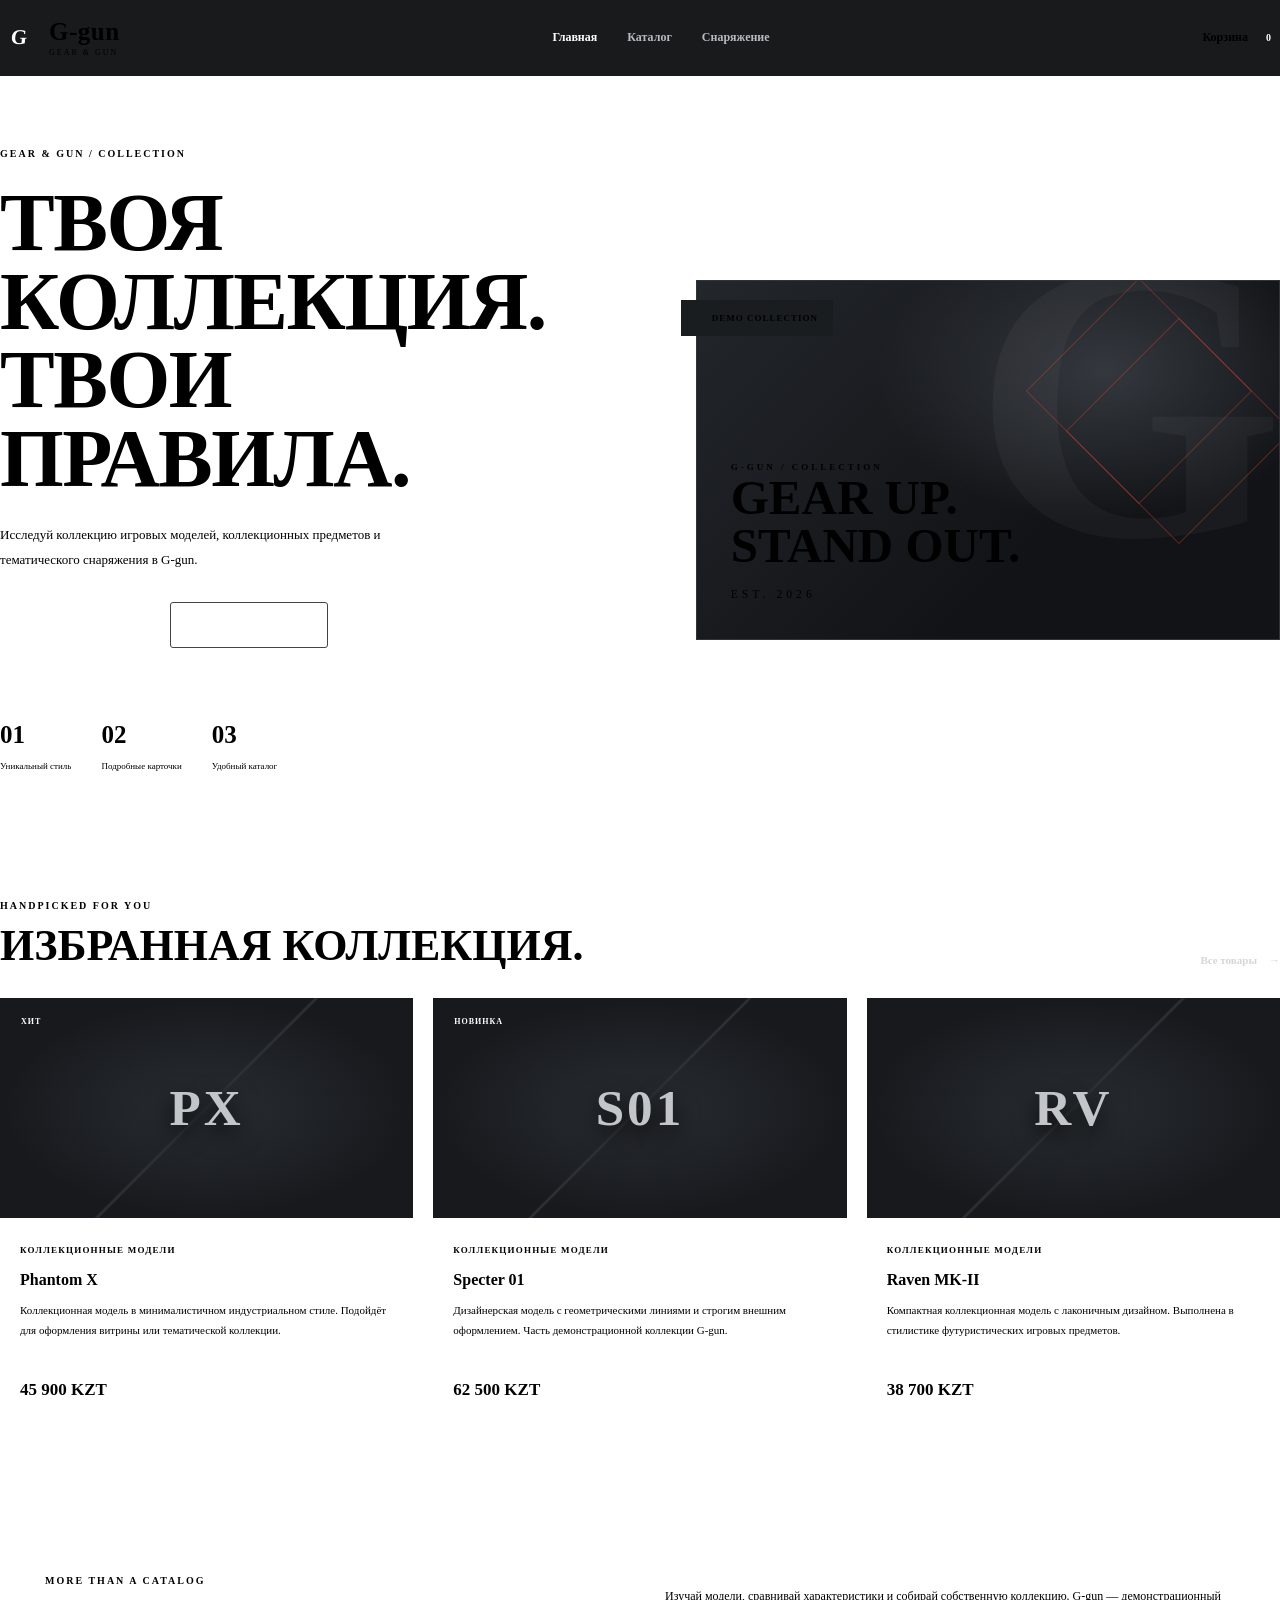
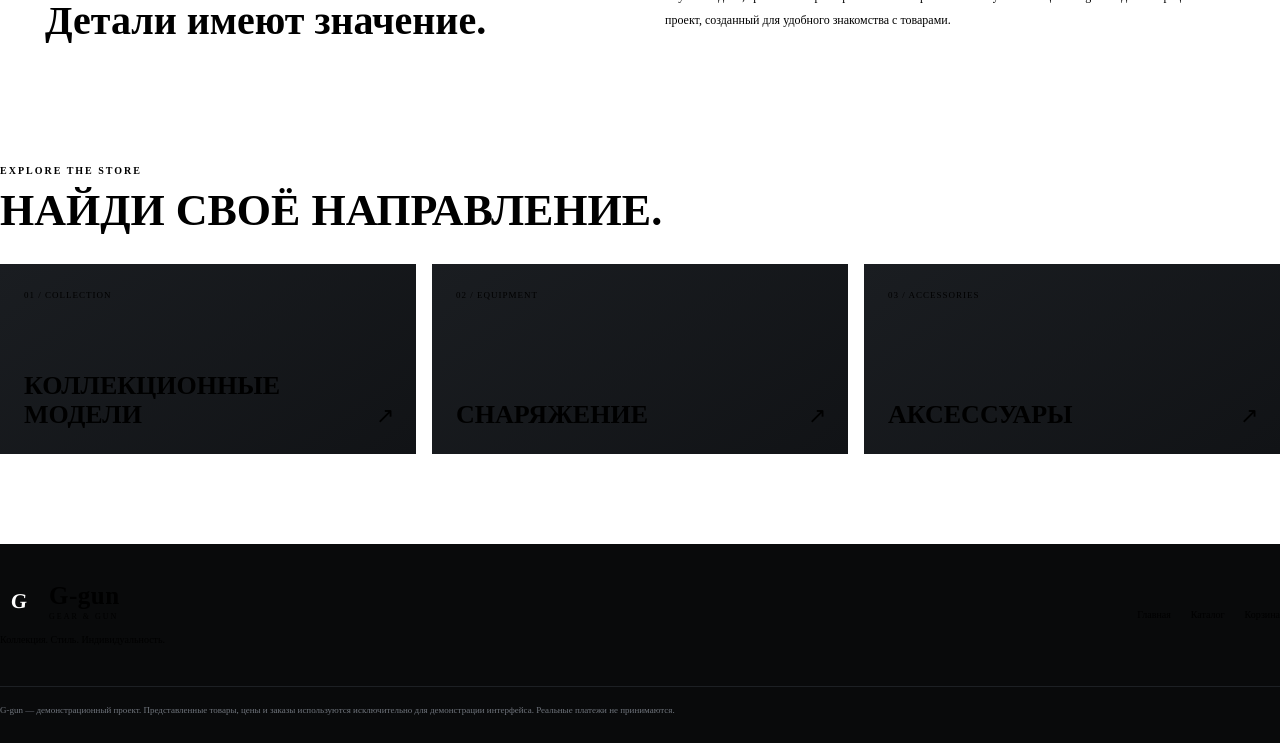
<file: index.html>
<!DOCTYPE html>
<html lang="ru">
<head>
    <meta charset="UTF-8">
    <meta name="viewport" content="width=device-width, initial-scale=1.0">

    <title>G-gun — Gear & Gun</title>
    <meta name="description"
          content="G-gun — демонстрационный каталог коллекционных моделей и игрового снаряжения.">

    <link rel="stylesheet" href="css/style.css">

    <script src="js/app.js" defer></script>
</head>
<body data-page="home">

    <header id="site-header"></header>

    <main>
        <section class="hero">
            <div class="hero-content">
                <span class="eyebrow">GEAR & GUN / COLLECTION</span>

                <h1>
                    ТВОЯ КОЛЛЕКЦИЯ.<br>
                    <span>ТВОИ ПРАВИЛА.</span>
                </h1>

                <p>
                    Исследуй коллекцию игровых моделей, коллекционных
                    предметов и тематического снаряжения в G-gun.
                </p>

                <div class="hero-actions">
                    <a href="catalog.html" class="btn btn-primary">
                        Открыть каталог <span>↗</span>
                    </a>

                    <a href="#featured" class="btn btn-outline">
                        Избранная коллекция
                    </a>
                </div>

                <div class="hero-stats">
                    <div>
                        <strong>01</strong>
                        <span>Уникальный стиль</span>
                    </div>

                    <div>
                        <strong>02</strong>
                        <span>Подробные карточки</span>
                    </div>

                    <div>
                        <strong>03</strong>
                        <span>Удобный каталог</span>
                    </div>
                </div>
            </div>

            <div class="hero-visual">
                <div class="hero-image-placeholder">
                    <div class="hero-image-text">
                        <span>G-GUN / COLLECTION</span>
                        <strong>GEAR UP.</strong>
                        <strong>STAND OUT.</strong>
                        <small>EST. 2026</small>
                    </div>

                    <div class="hero-decoration hero-decoration-one"></div>
                    <div class="hero-decoration hero-decoration-two"></div>
                </div>

                <div class="floating-label">
                    <span class="status-dot"></span>
                    DEMO COLLECTION
                </div>
            </div>
        </section>

        <section class="section" id="featured">
            <div class="section-heading">
                <div>
                    <span class="eyebrow">HANDPICKED FOR YOU</span>
                    <h2>Избранная коллекция<span class="accent">.</span></h2>
                </div>

                <a href="catalog.html" class="text-link">
                    Все товары <span>→</span>
                </a>
            </div>

            <div class="product-grid" id="featured-products">
                <p class="muted">Загружаем коллекцию...</p>
            </div>
        </section>

        <section class="manifesto">
            <div>
                <span class="eyebrow">MORE THAN A CATALOG</span>
                <h2>Детали имеют значение.</h2>
            </div>

            <p>
                Изучай модели, сравнивай характеристики и собирай собственную
                коллекцию. G-gun — демонстрационный проект, созданный
                для удобного знакомства с товарами.
            </p>
        </section>

        <section class="section categories-section">
            <div class="section-heading">
                <div>
                    <span class="eyebrow">EXPLORE THE STORE</span>
                    <h2>Найди своё направление<span class="accent">.</span></h2>
                </div>
            </div>

            <div class="category-grid">
                <a href="catalog.html?category=models" class="category-card">
                    <span class="category-number">01 / COLLECTION</span>
                    <h3>Коллекционные модели</h3>
                    <span class="category-arrow">↗</span>
                </a>

                <a href="catalog.html?category=gear" class="category-card">
                    <span class="category-number">02 / EQUIPMENT</span>
                    <h3>Снаряжение</h3>
                    <span class="category-arrow">↗</span>
                </a>

                <a href="catalog.html?category=accessories" class="category-card">
                    <span class="category-number">03 / ACCESSORIES</span>
                    <h3>Аксессуары</h3>
                    <span class="category-arrow">↗</span>
                </a>
            </div>
        </section>
    </main>

    <footer id="site-footer"></footer>

</body>
</html>
</file>
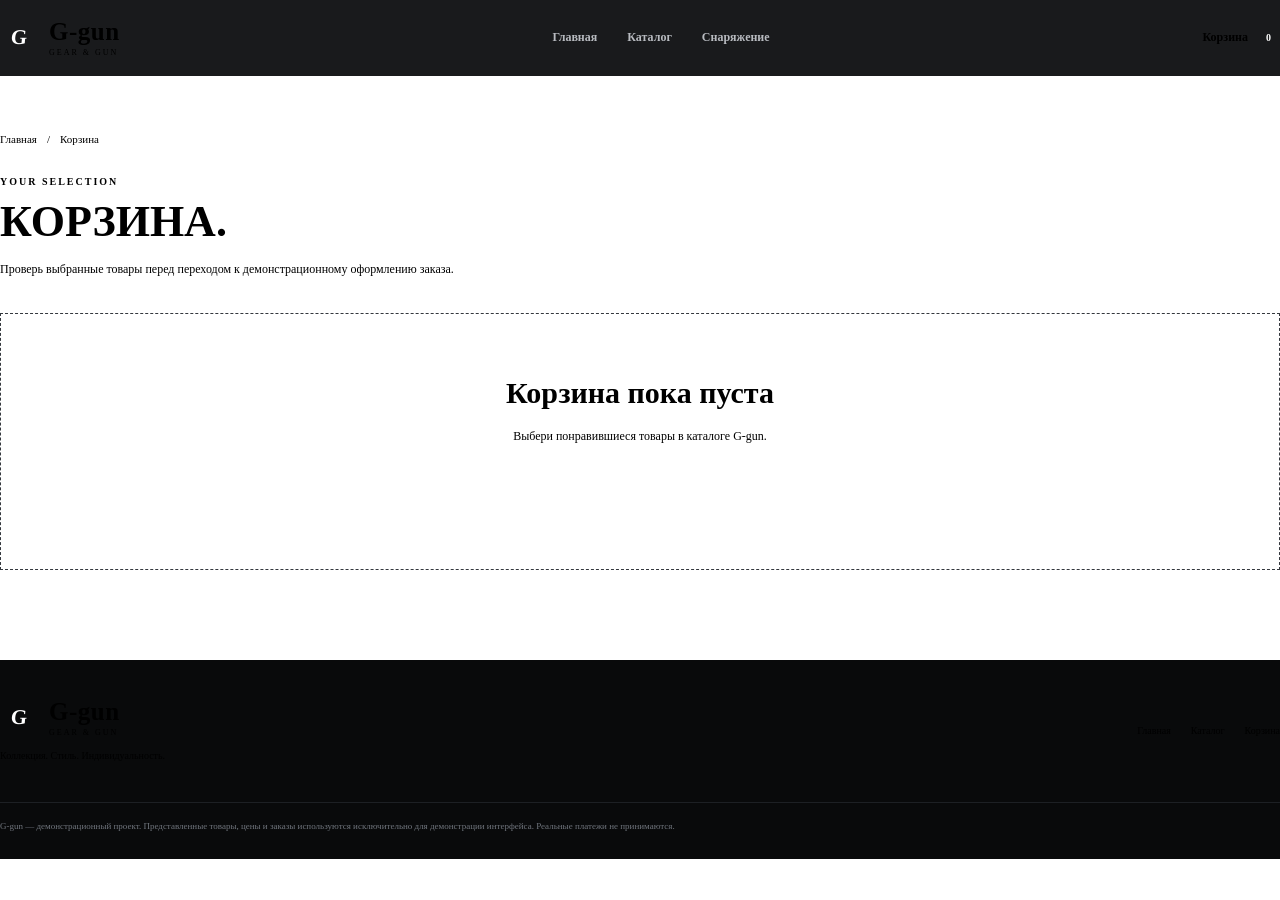
<file: cart.html>
<!DOCTYPE html>
<html lang="ru">
<head>
    <meta charset="UTF-8">
    <meta name="viewport" content="width=device-width, initial-scale=1.0">

    <title>Корзина — G-gun</title>
    <meta name="description" content="Демонстрационная корзина G-gun.">

    <link rel="stylesheet" href="css/style.css">

    <script src="js/app.js" defer></script>
    <script src="js/cart.js" defer></script>
</head>
<body data-page="cart">

    <header id="site-header"></header>

    <main class="page-container">

        <div class="breadcrumbs">
            <a href="index.html">Главная</a>
            <span>/</span>
            <span>Корзина</span>
        </div>

        <section class="page-intro">
            <span class="eyebrow">YOUR SELECTION</span>

            <h1 class="page-title">
                Корзина<span class="accent">.</span>
            </h1>

            <p>
                Проверь выбранные товары перед переходом к демонстрационному
                оформлению заказа.
            </p>
        </section>

        <div id="cart-content">
            <p class="muted">Загружаем корзину...</p>
        </div>

    </main>

    <footer id="site-footer"></footer>

</body>
</html>
</file>
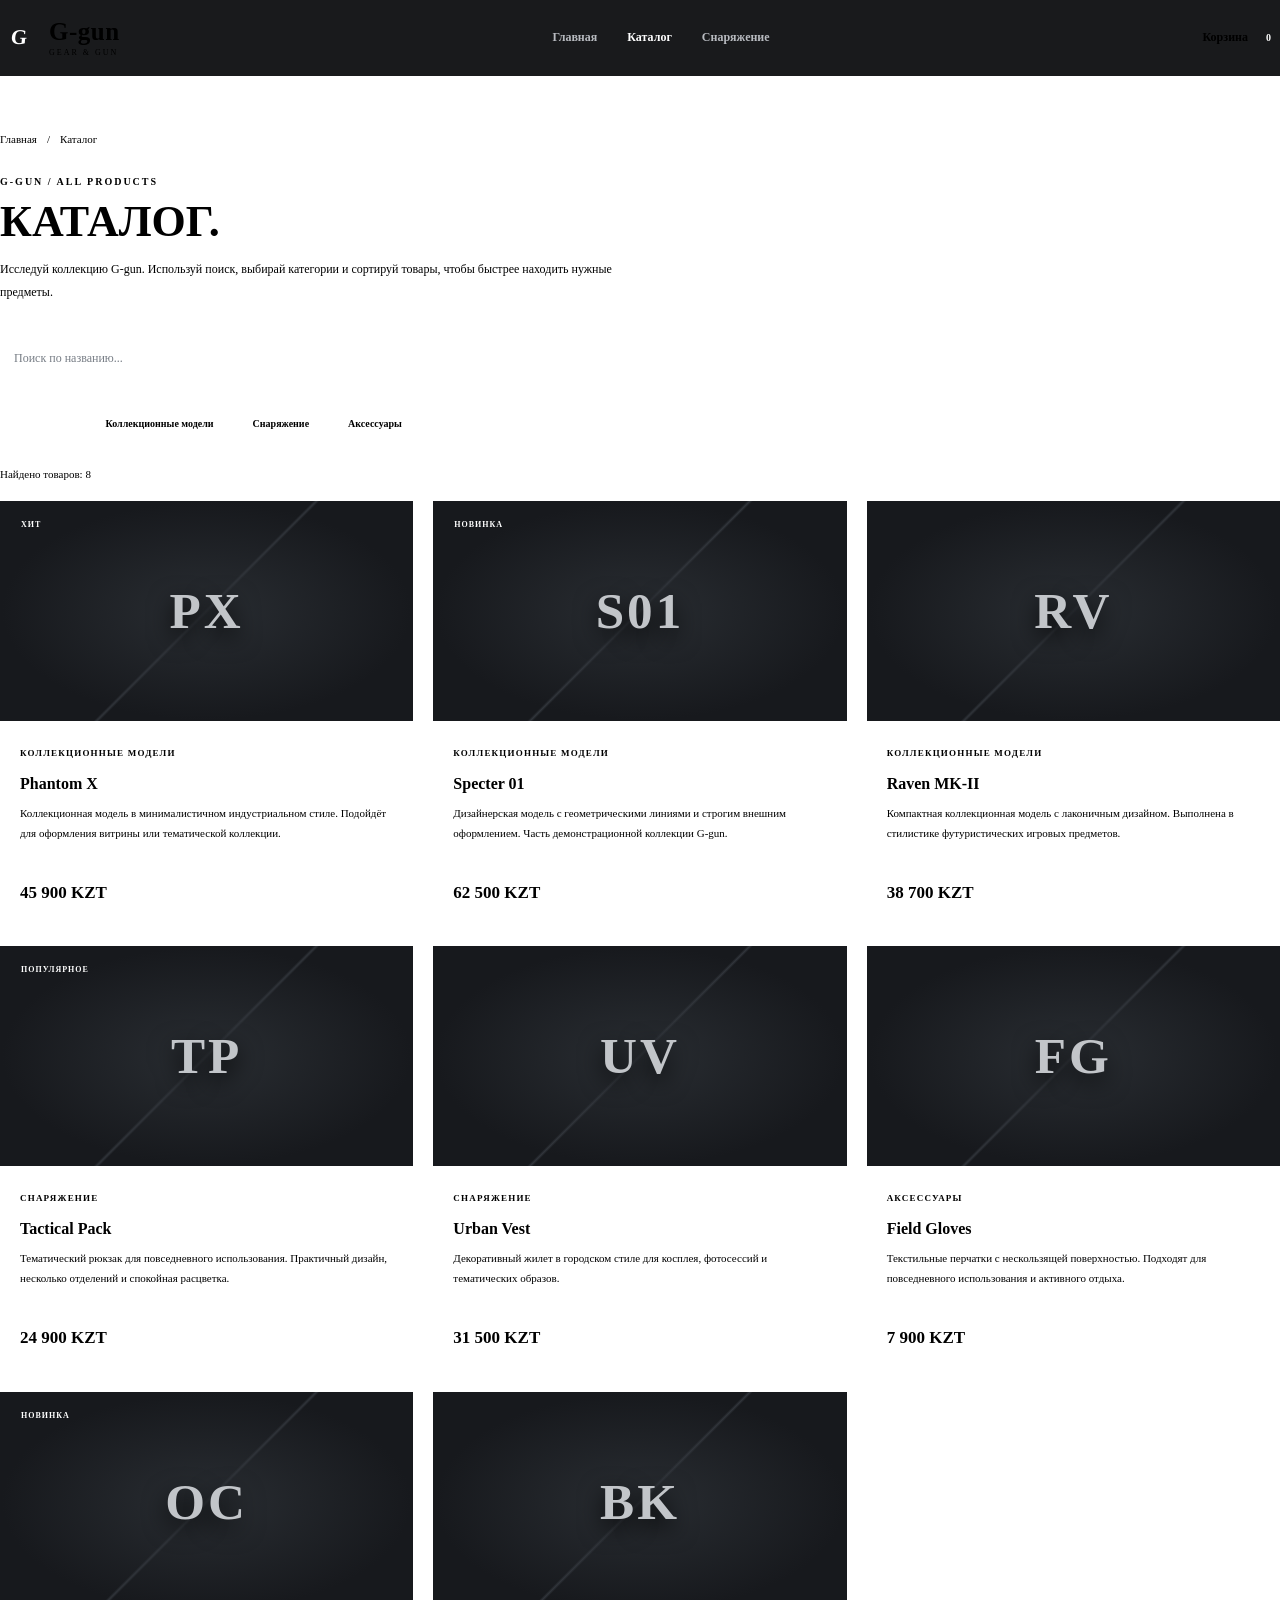
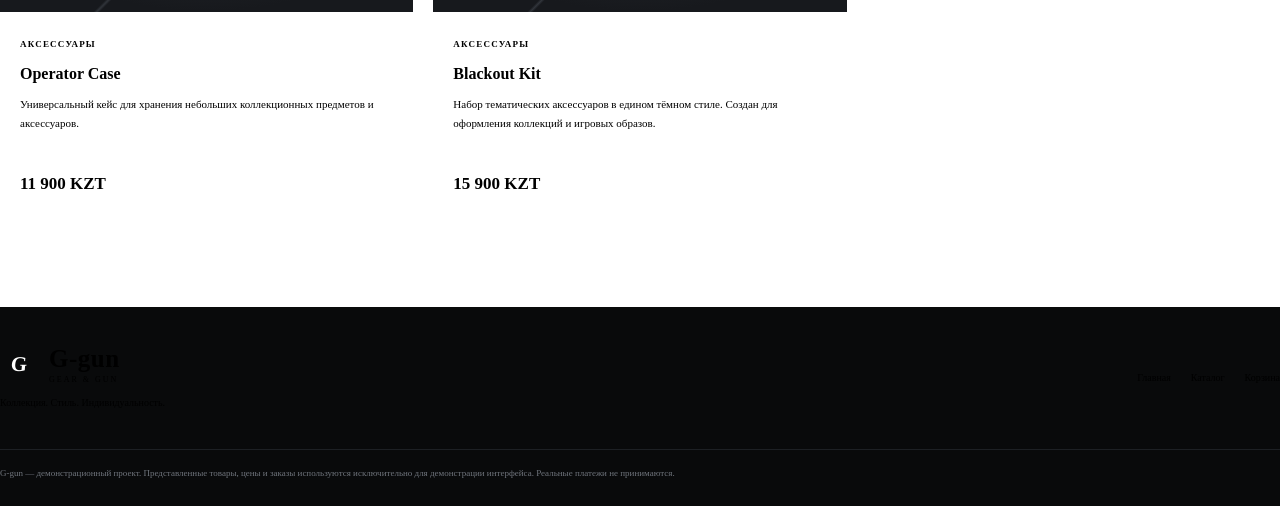
<file: catalog.html>
<!DOCTYPE html>
<html lang="ru">
<head>
    <meta charset="UTF-8">
    <meta name="viewport" content="width=device-width, initial-scale=1.0">

    <title>Каталог — G-gun</title>
    <meta name="description" content="Каталог демонстрационных коллекционных моделей и снаряжения G-gun.">

    <link rel="stylesheet" href="css/style.css">

    <script src="js/app.js" defer></script>
    <script src="js/catalog.js" defer></script>
</head>
<body data-page="catalog">

    <header id="site-header"></header>

    <main class="page-container">
        <div class="breadcrumbs">
            <a href="index.html">Главная</a>
            <span>/</span>
            <span>Каталог</span>
        </div>

        <section class="page-intro">
            <span class="eyebrow">G-GUN / ALL PRODUCTS</span>

            <h1 class="page-title">
                Каталог<span class="accent">.</span>
            </h1>

            <p>
                Исследуй коллекцию G-gun. Используй поиск, выбирай категории
                и сортируй товары, чтобы быстрее находить нужные предметы.
            </p>
        </section>

        <section aria-label="Поиск и фильтрация">
            <div class="catalog-toolbar">
                <input
                    class="input"
                    id="catalog-search"
                    type="search"
                    placeholder="Поиск по названию..."
                    aria-label="Поиск по названию товара"
                >

                <select
                    class="select"
                    id="catalog-sort"
                    aria-label="Сортировка товаров"
                >
                    <option value="default">По умолчанию</option>
                    <option value="price-asc">Сначала дешевле</option>
                    <option value="price-desc">Сначала дороже</option>
                    <option value="name">По названию</option>
                </select>
            </div>

            <div class="filter-list" id="category-filters">
                <button class="filter-button active" data-category="all">
                    Все товары
                </button>

                <button class="filter-button" data-category="models">
                    Коллекционные модели
                </button>

                <button class="filter-button" data-category="gear">
                    Снаряжение
                </button>

                <button class="filter-button" data-category="accessories">
                    Аксессуары
                </button>
            </div>

            <p class="catalog-result-count" id="catalog-result-count"></p>

            <div class="product-grid" id="catalog-products"></div>
        </section>
    </main>

    <footer id="site-footer"></footer>

</body>
</html>
</file>
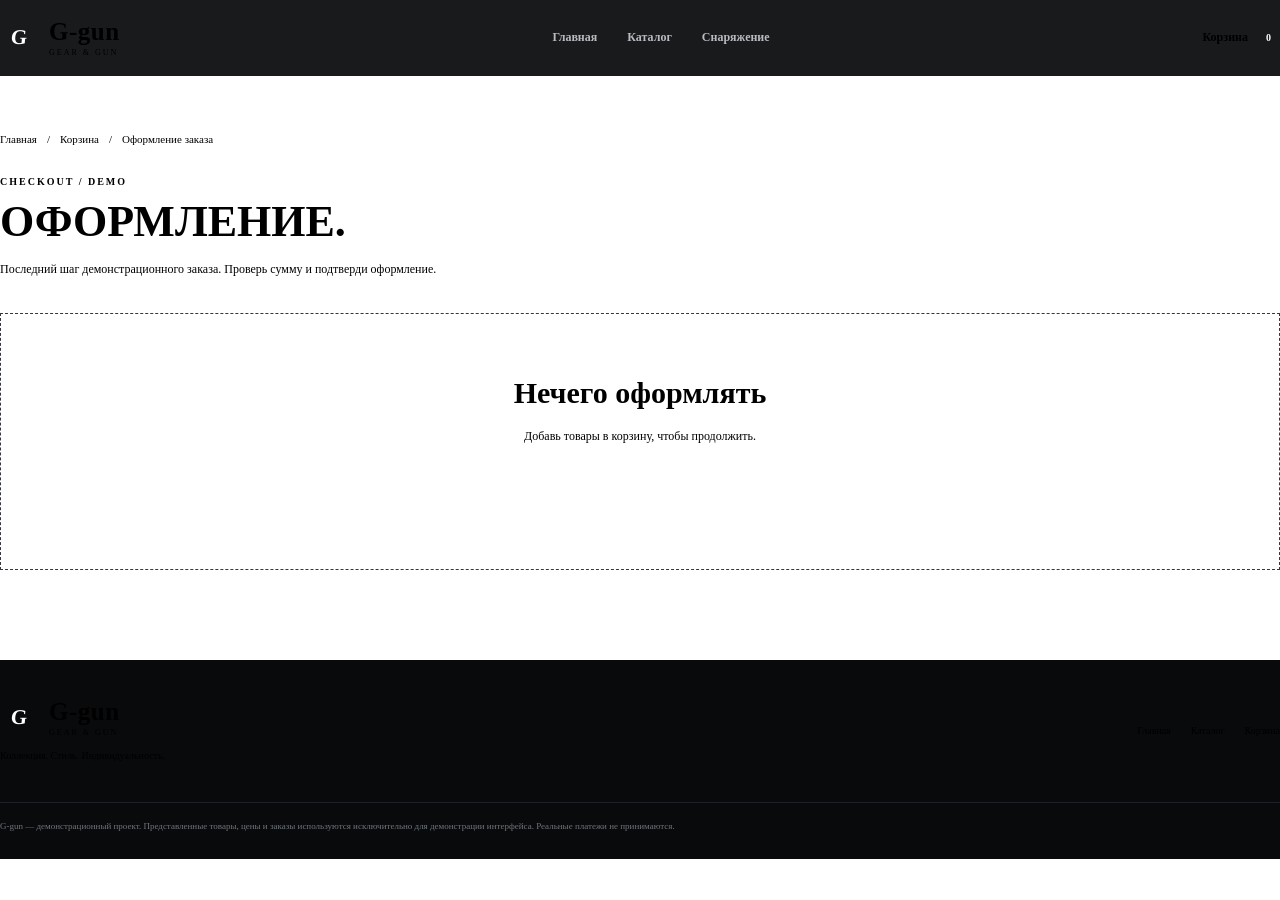
<file: checkout.html>
<!DOCTYPE html>
<html lang="ru">
<head>
    <meta charset="UTF-8">
    <meta name="viewport" content="width=device-width, initial-scale=1.0">

    <title>Оформление заказа — G-gun</title>
    <meta name="description" content="Демонстрационное оформление заказа G-gun.">

    <link rel="stylesheet" href="css/style.css">

    <script src="js/app.js" defer></script>
    <script src="js/cart.js" defer></script>
</head>
<body data-page="checkout">

    <header id="site-header"></header>

    <main class="page-container">

        <div class="breadcrumbs">
            <a href="index.html">Главная</a>
            <span>/</span>
            <a href="cart.html">Корзина</a>
            <span>/</span>
            <span>Оформление заказа</span>
        </div>

        <section class="page-intro">
            <span class="eyebrow">CHECKOUT / DEMO</span>

            <h1 class="page-title">
                Оформление<span class="accent">.</span>
            </h1>

            <p>
                Последний шаг демонстрационного заказа. Проверь сумму
                и подтверди оформление.
            </p>
        </section>

        <div id="checkout-content">
            <p class="muted">Подготавливаем оформление заказа...</p>
        </div>

    </main>

    <footer id="site-footer"></footer>

</body>
</html>
</file>
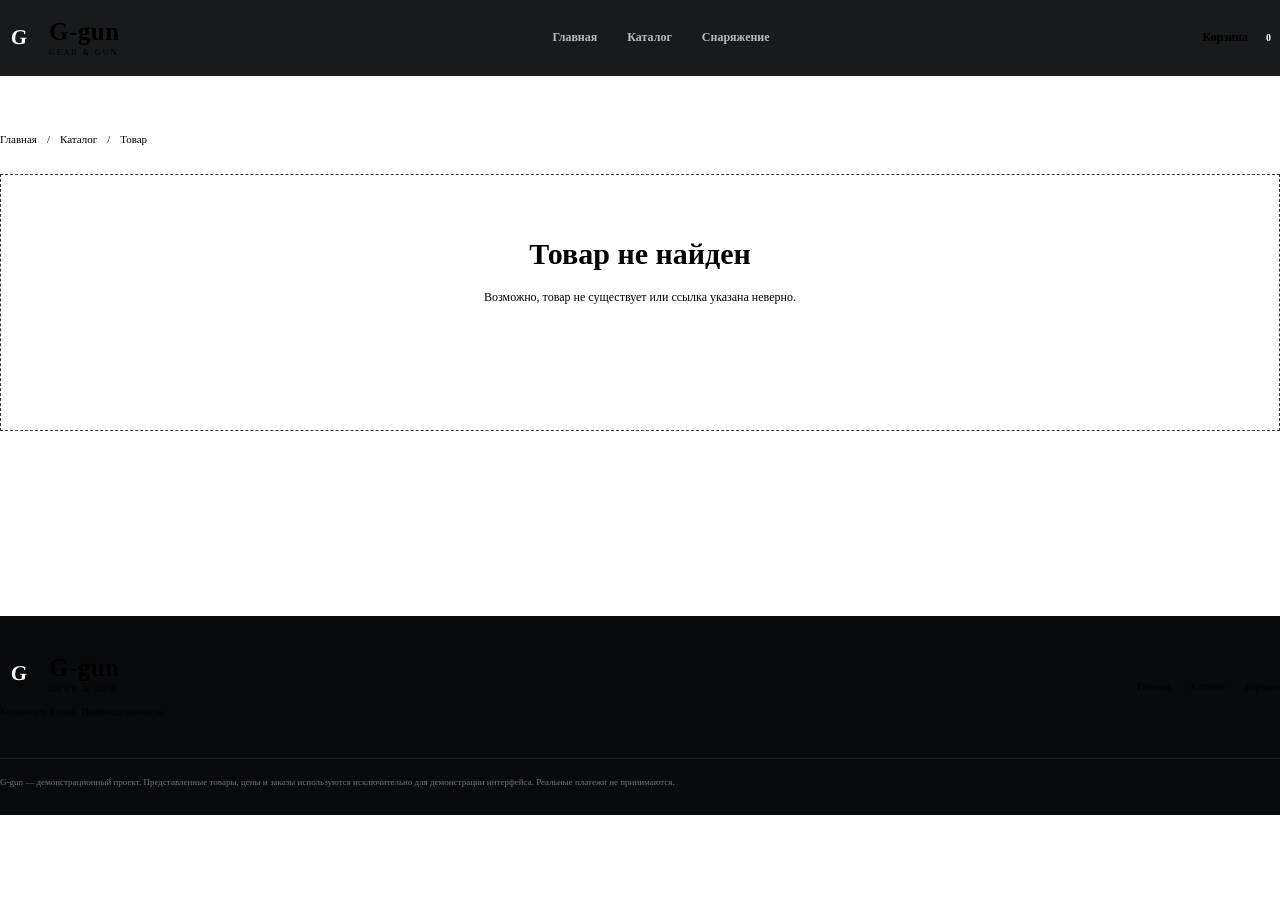
<file: product.html>
<!DOCTYPE html>
<html lang="ru">
<head>
    <meta charset="UTF-8">
    <meta name="viewport" content="width=device-width, initial-scale=1.0">

    <title>Товар — G-gun</title>
    <meta name="description" content="Описание товара в каталоге G-gun.">

    <link rel="stylesheet" href="css/style.css">

    <script src="js/app.js" defer></script>
    <script src="js/product.js" defer></script>
</head>
<body data-page="product">

    <header id="site-header"></header>

    <main class="page-container">

        <div class="breadcrumbs">
            <a href="index.html">Главная</a>
            <span>/</span>
            <a href="catalog.html">Каталог</a>
            <span>/</span>
            <span id="product-breadcrumb">Товар</span>
        </div>

        <div id="product-detail">
            <p class="muted">Загружаем информацию о товаре...</p>
        </div>

    </main>

    <footer id="site-footer"></footer>

</body>
</html>
</file>
<file: css/style.css>
* =========================================
   G-GUN — GEAR & GUN
   Main stylesheet
========================================= */

@import url('https://fonts.googleapis.com/css2?family=Barlow+Condensed:wght@500;600;700;800;900&family=Inter:wght@400;500;600;700;800&display=swap');

:root {
    --bg: #0b0c0e;
    --surface: #121417;
    --surface-light: #191c20;
    --border: #292d32;
    --text: #f3f3f1;
    --muted: #969ba3;
    --accent: #e34438;
    --accent-hover: #f45a4d;
    --success: #78c69a;

    --font-main: 'Inter', Arial, sans-serif;
    --font-display: 'Barlow Condensed', Impact, sans-serif;

    --container: 1200px;
}

/* RESET */

* {
    margin: 0;
    padding: 0;
    box-sizing: border-box;
}

html {
    scroll-behavior: smooth;
    scroll-padding-top: 100px;
}

body {
    background: var(--bg);
    color: var(--text);
    font-family: var(--font-main);
    font-size: 14px;
    line-height: 1.6;
    min-height: 100vh;
}

body,
button,
input,
select,
textarea {
    font-family: var(--font-main);
}

a {
    color: inherit;
    text-decoration: none;
}

button,
input,
select {
    font: inherit;
}

button {
    cursor: pointer;
}

button:focus-visible,
a:focus-visible,
input:focus-visible,
select:focus-visible {
    outline: 2px solid var(--accent);
    outline-offset: 4px;
}

img {
    display: block;
    max-width: 100%;
}

::selection {
    background: var(--accent);
    color: white;
}

.container,
.section,
.hero,
.manifesto,
.page-container {
    width: min(var(--container), calc(100% - 48px));
    margin-inline: auto;
}

.muted {
    color: var(--muted);
}

.accent {
    color: var(--accent);
}

.eyebrow {
    display: block;
    color: var(--accent);
    font-size: 10px;
    font-weight: 800;
    letter-spacing: 2px;
    text-transform: uppercase;
}

/* HEADER */

#site-header {
    position: sticky;
    top: 0;
    z-index: 100;
    background: rgba(11, 12, 14, 0.94);
    border-bottom: 1px solid var(--border);
    backdrop-filter: blur(16px);
}

.header-inner {
    width: min(var(--container), calc(100% - 48px));
    height: 76px;
    margin-inline: auto;
    display: flex;
    align-items: center;
    justify-content: space-between;
    gap: 30px;
}

.logo {
    display: inline-flex;
    align-items: center;
    gap: 11px;
    flex-shrink: 0;
}

.logo-mark {
    width: 38px;
    height: 38px;
    display: grid;
    place-items: center;
    background: var(--accent);
    color: white;
    font-family: var(--font-display);
    font-size: 21px;
    font-weight: 900;
    transform: skew(-5deg);
}

.logo-copy {
    display: flex;
    flex-direction: column;
    line-height: 1.1;
}

.logo-copy strong {
    font-family: var(--font-display);
    font-size: 25px;
    font-weight: 900;
    letter-spacing: 0.5px;
}

.logo-copy small {
    margin-top: 4px;
    color: var(--muted);
    font-size: 8px;
    letter-spacing: 2px;
}

.main-nav {
    display: flex;
    align-items: center;
    gap: 30px;
}

.main-nav a {
    color: #b8bbc0;
    font-size: 12px;
    font-weight: 600;
    transition: color 0.2s;
}

.main-nav a:hover,
.main-nav a.active {
    color: white;
}

.header-actions {
    display: flex;
    align-items: center;
    gap: 16px;
}

.cart-link {
    display: flex;
    align-items: center;
    gap: 9px;
    font-size: 12px;
    font-weight: 700;
}

.cart-count {
    min-width: 23px;
    height: 23px;
    padding: 0 6px;
    display: grid;
    place-items: center;
    background: var(--accent);
    border-radius: 3px;
    color: white;
    font-size: 10px;
}

.mobile-menu-button {
    display: none;
    border: 1px solid var(--border);
    background: var(--surface);
    color: white;
    width: 40px;
    height: 40px;
    border-radius: 4px;
    font-size: 20px;
}

/* BUTTONS */

.btn {
    display: inline-flex;
    align-items: center;
    justify-content: center;
    gap: 14px;
    min-height: 46px;
    padding: 0 20px;
    border: 1px solid transparent;
    border-radius: 3px;
    font-size: 11px;
    font-weight: 800;
    letter-spacing: 0.3px;
    transition: 0.2s ease;
}

.btn-primary {
    background: var(--accent);
    color: white;
}

.btn-primary:hover {
    background: var(--accent-hover);
    transform: translateY(-2px);
}

.btn-outline {
    background: transparent;
    border-color: #41454a;
    color: white;
}

.btn-outline:hover {
    background: var(--surface-light);
    border-color: #747980;
}

.btn-block {
    width: 100%;
}

.btn:disabled {
    opacity: 0.5;
    cursor: not-allowed;
    transform: none;
}

.text-link {
    display: inline-flex;
    align-items: center;
    gap: 12px;
    color: #d4d6d8;
    font-size: 11px;
    font-weight: 700;
}

.text-link:hover {
    color: var(--accent);
}

/* HERO */

.hero {
    min-height: 560px;
    padding-block: 70px 64px;
    display: grid;
    grid-template-columns: 1.05fr 0.95fr;
    align-items: center;
    gap: 50px;
}

.hero-content {
    position: relative;
    z-index: 2;
}

.hero h1 {
    margin-top: 22px;
    font-family: var(--font-display);
    font-size: clamp(48px, 6.5vw, 82px);
    font-weight: 900;
    line-height: 0.96;
    letter-spacing: -1.5px;
}

.hero h1 span {
    color: var(--accent);
}

.hero-content > p {
    max-width: 440px;
    margin-top: 24px;
    color: var(--muted);
    font-size: 13px;
    line-height: 1.9;
}

.hero-actions {
    display: flex;
    flex-wrap: wrap;
    gap: 12px;
    margin-top: 30px;
}

.hero-stats {
    display: flex;
    gap: 30px;
    margin-top: 45px;
    padding-top: 22px;
    border-top: 1px solid var(--border);
}

.hero-stats div {
    display: flex;
    flex-direction: column;
    gap: 4px;
}

.hero-stats strong {
    font-family: var(--font-display);
    font-size: 25px;
}

.hero-stats span {
    color: var(--muted);
    font-size: 9px;
}

.hero-visual {
    position: relative;
    min-width: 0;
}

.hero-image-placeholder {
    position: relative;
    overflow: hidden;
    min-height: 360px;
    display: flex;
    align-items: flex-end;
    padding: 34px;
    background:
        radial-gradient(ellipse at 70% 25%, #34383e 0%, transparent 40%),
        linear-gradient(135deg, #23262b, #111316 65%);
    border: 1px solid #30343a;
}

.hero-image-placeholder::before {
    content: "G";
    position: absolute;
    top: -80px;
    right: -5px;
    color: rgba(255, 255, 255, 0.035);
    font-family: var(--font-display);
    font-size: 400px;
    font-weight: 900;
    line-height: 1;
}

.hero-image-text {
    position: relative;
    z-index: 2;
    display: flex;
    flex-direction: column;
}

.hero-image-text > span {
    color: var(--accent);
    font-size: 9px;
    font-weight: 800;
    letter-spacing: 3px;
}

.hero-image-text strong {
    font-family: var(--font-display);
    font-size: 49px;
    line-height: 0.98;
}

.hero-image-text small {
    margin-top: 16px;
    color: var(--muted);
    letter-spacing: 4px;
}

.hero-decoration {
    position: absolute;
    width: 160px;
    height: 160px;
    border: 1px solid rgba(227, 68, 56, 0.35);
    transform: rotate(45deg);
}

.hero-decoration-one {
    top: 30px;
    right: 60px;
}

.hero-decoration-two {
    top: 70px;
    right: 20px;
}

.floating-label {
    position: absolute;
    top: 20px;
    left: -15px;
    display: flex;
    align-items: center;
    gap: 9px;
    padding: 11px 15px;
    background: #1a1d20;
    border: 1px solid var(--border);
    font-size: 9px;
    font-weight: 800;
    letter-spacing: 1px;
}

.status-dot {
    width: 7px;
    height: 7px;
    background: var(--success);
    border-radius: 50%;
}

/* SECTIONS */

.section {
    padding-block: 60px;
}

.section-heading {
    display: flex;
    align-items: flex-end;
    justify-content: space-between;
    gap: 20px;
    margin-bottom: 28px;
}

.section-heading h2,
.page-title {
    margin-top: 8px;
    font-family: var(--font-display);
    font-size: clamp(30px, 4vw, 44px);
    font-weight: 800;
    line-height: 1.1;
    text-transform: uppercase;
}

.manifesto {
    margin-block: 45px;
    padding: 45px;
    display: grid;
    grid-template-columns: 1fr 1fr;
    align-items: center;
    gap: 50px;
    background: var(--surface);
    border: 1px solid var(--border);
}

.manifesto h2 {
    margin-top: 10px;
    font-family: var(--font-display);
    font-size: 40px;
    line-height: 1.1;
}

.manifesto p {
    color: var(--muted);
    font-size: 12px;
    line-height: 2;
}

/* PRODUCT CARDS */

.product-grid {
    display: grid;
    grid-template-columns: repeat(3, minmax(0, 1fr));
    gap: 20px;
}

.product-card {
    min-width: 0;
    overflow: hidden;
    background: var(--surface);
    border: 1px solid var(--border);
    transition: transform 0.25s, border-color 0.25s;
}

.product-card:hover {
    transform: translateY(-5px);
    border-color: #50555c;
}

.product-card-image {
    position: relative;
    height: 220px;
    overflow: hidden;
    display: grid;
    place-items: center;
    background:
        radial-gradient(ellipse at center, #292d32 0%, #17191d 70%);
}

.product-card-image img {
    width: 100%;
    height: 100%;
    object-fit: cover;
    transition: transform 0.4s;
}

.product-card:hover .product-card-image img {
    transform: scale(1.05);
}

.product-visual {
    width: 100%;
    height: 100%;
    display: grid;
    place-items: center;
    background:
        linear-gradient(135deg, transparent 49.5%, #30343a 50%, transparent 50.5%);
}

.product-visual span {
    color: #c2c5c9;
    font-family: var(--font-display);
    font-size: clamp(30px, 4vw, 55px);
    font-weight: 900;
    letter-spacing: 3px;
    text-shadow: 0 8px 25px #000;
}

.product-badge {
    position: absolute;
    top: 13px;
    left: 13px;
    padding: 5px 8px;
    background: var(--accent);
    color: white;
    font-size: 8px;
    font-weight: 800;
    letter-spacing: 1px;
    text-transform: uppercase;
}

.product-card-content {
    padding: 20px;
}

.product-category {
    color: var(--muted);
    font-size: 9px;
    font-weight: 700;
    letter-spacing: 1.2px;
    text-transform: uppercase;
}

.product-card h3 {
    margin-top: 7px;
    font-size: 16px;
    font-weight: 700;
}

.product-card-description {
    min-height: 42px;
    margin-top: 8px;
    color: var(--muted);
    font-size: 11px;
    line-height: 1.8;
}

.product-card-bottom {
    margin-top: 18px;
    padding-top: 15px;
    display: flex;
    align-items: center;
    justify-content: space-between;
    gap: 12px;
    border-top: 1px solid var(--border);
}

.product-price {
    font-size: 17px;
    font-weight: 800;
}

.product-card-link {
    display: inline-flex;
    align-items: center;
    gap: 7px;
    color: white;
    font-size: 10px;
    font-weight: 700;
}

.product-card-link:hover {
    color: var(--accent);
}

/* CATEGORIES */

.categories-section {
    padding-top: 30px;
    padding-bottom: 90px;
}

.category-grid {
    display: grid;
    grid-template-columns: repeat(3, minmax(0, 1fr));
    gap: 16px;
}

.category-card {
    position: relative;
    min-height: 190px;
    padding: 24px;
    display: flex;
    flex-direction: column;
    align-items: flex-start;
    justify-content: space-between;
    background: linear-gradient(145deg, #1a1d21, #111316);
    border: 1px solid var(--border);
    transition: 0.2s;
}

.category-card:hover {
    background: #1c1f23;
    border-color: var(--accent);
}

.category-number {
    color: var(--muted);
    font-size: 9px;
    letter-spacing: 1px;
}

.category-card h3 {
    max-width: 200px;
    font-family: var(--font-display);
    font-size: 26px;
    line-height: 1.1;
    text-transform: uppercase;
}

.category-arrow {
    position: absolute;
    right: 22px;
    bottom: 20px;
    color: var(--accent);
    font-size: 22px;
}

/* PAGE LAYOUT */

.page-container {
    min-height: 60vh;
    padding-block: 55px 90px;
}

.breadcrumbs {
    display: flex;
    flex-wrap: wrap;
    gap: 10px;
    margin-bottom: 25px;
    color: var(--muted);
    font-size: 11px;
}

.breadcrumbs a:hover {
    color: white;
}

.page-intro {
    margin-bottom: 32px;
}

.page-intro p {
    max-width: 620px;
    margin-top: 12px;
    color: var(--muted);
    font-size: 12px;
    line-height: 1.9;
}

/* CATALOG */

.catalog-toolbar {
    margin-bottom: 25px;
    display: grid;
    grid-template-columns: minmax(0, 1fr) 220px;
    gap: 12px;
}

.input,
.select {
    width: 100%;
    min-height: 46px;
    padding: 0 14px;
    background: var(--surface);
    border: 1px solid var(--border);
    border-radius: 3px;
    color: white;
    font-size: 12px;
}

.input::placeholder {
    color: #777d85;
}

.select option {
    background: var(--surface);
    color: white;
}

.filter-list {
    display: flex;
    flex-wrap: wrap;
    gap: 9px;
    margin-bottom: 25px;
}

.filter-button {
    padding: 9px 15px;
    background: transparent;
    border: 1px solid var(--border);
    border-radius: 3px;
    color: var(--muted);
    font-size: 10px;
    font-weight: 700;
    transition: 0.2s;
}

.filter-button:hover,
.filter-button.active {
    background: var(--accent);
    border-color: var(--accent);
    color: white;
}

.catalog-result-count {
    margin-bottom: 18px;
    color: var(--muted);
    font-size: 11px;
}

/* PRODUCT DETAILS */

.product-detail {
    display: grid;
    grid-template-columns: 1fr 0.9fr;
    align-items: start;
    gap: 45px;
}

.product-detail-visual {
    min-height: 400px;
    overflow: hidden;
    display: grid;
    place-items: center;
    background:
        radial-gradient(ellipse at center, #30343a, #15171a 72%);
    border: 1px solid var(--border);
}

.product-detail-visual img {
    width: 100%;
    height: 100%;
    max-height: 500px;
    object-fit: cover;
}

.product-detail-visual .product-visual span {
    font-size: clamp(45px, 8vw, 90px);
}

.product-detail-info {
    padding-block: 10px;
}

.product-detail-info h1 {
    margin-top: 12px;
    font-family: var(--font-display);
    font-size: clamp(38px, 5vw, 56px);
    line-height: 1;
    text-transform: uppercase;
}

.product-detail-description {
    margin-top: 20px;
    color: var(--muted);
    font-size: 12px;
    line-height: 2;
}

.product-detail-price {
    margin-top: 25px;
    font-size: 30px;
    font-weight: 800;
}

.product-detail-note {
    margin-top: 8px;
    color: var(--muted);
    font-size: 10px;
}

.product-detail-actions {
    display: flex;
    gap: 10px;
    margin-top: 24px;
}

.product-specs {
    margin-top: 30px;
    border-top: 1px solid var(--border);
}

.product-spec-row {
    padding: 13px 0;
    display: flex;
    justify-content: space-between;
    gap: 20px;
    border-bottom: 1px solid var(--border);
    font-size: 11px;
}

.product-spec-row span:first-child {
    color: var(--muted);
}

.product-spec-row span:last-child {
    text-align: right;
    font-weight: 600;
}

/* CART */

.cart-layout {
    display: grid;
    grid-template-columns: minmax(0, 1fr) 320px;
    align-items: start;
    gap: 30px;
}

.cart-items {
    display: flex;
    flex-direction: column;
    gap: 12px;
}

.cart-item {
    padding: 18px;
    display: grid;
    grid-template-columns: 90px minmax(0, 1fr) auto;
    align-items: center;
    gap: 18px;
    background: var(--surface);
    border: 1px solid var(--border);
}

.cart-item-visual {
    height: 85px;
    display: grid;
    place-items: center;
    overflow: hidden;
    background: var(--surface-light);
    color: #c2c5c9;
    font-family: var(--font-display);
    font-size: 23px;
    font-weight: 900;
}

.cart-item-visual img {
    width: 100%;
    height: 100%;
    object-fit: cover;
}

.cart-item h3 {
    font-size: 13px;
}

.cart-item-category {
    margin-top: 5px;
    color: var(--muted);
    font-size: 10px;
}

.cart-item-price {
    margin-top: 7px;
    font-weight: 800;
}

.cart-item-controls {
    display: flex;
    align-items: center;
    gap: 8px;
    margin-top: 10px;
}

.quantity-button {
    width: 27px;
    height: 27px;
    display: grid;
    place-items: center;
    background: var(--surface-light);
    border: 1px solid var(--border);
    color: white;
}

.quantity-value {
    min-width: 20px;
    text-align: center;
    font-size: 11px;
}

.remove-button {
    margin-left: 8px;
    padding: 5px;
    background: transparent;
    border: 0;
    color: var(--muted);
    font-size: 10px;
}

.remove-button:hover {
    color: var(--accent);
}

.cart-item-total {
    font-size: 13px;
    font-weight: 800;
    white-space: nowrap;
}

.cart-summary {
    position: sticky;
    top: 100px;
    padding: 23px;
    background: var(--surface);
    border: 1px solid var(--border);
}

.cart-summary h2 {
    font-family: var(--font-display);
    font-size: 25px;
    text-transform: uppercase;
}

.summary-row {
    margin-top: 17px;
    display: flex;
    justify-content: space-between;
    gap: 15px;
    color: var(--muted);
    font-size: 11px;
}

.summary-row.total {
    margin-top: 22px;
    padding-top: 18px;
    border-top: 1px solid var(--border);
    color: white;
    font-size: 16px;
    font-weight: 800;
}

.cart-summary .btn {
    margin-top: 22px;
}

.summary-note {
    margin-top: 14px;
    color: var(--muted);
    font-size: 9px;
    line-height: 1.8;
}

.empty-state {
    padding: 55px 20px;
    text-align: center;
    background: var(--surface);
    border: 1px dashed #34383e;
}

.empty-state h2 {
    font-family: var(--font-display);
    font-size: 30px;
}

.empty-state p {
    margin-top: 10px;
    color: var(--muted);
    font-size: 12px;
}

.empty-state .btn {
    margin-top: 22px;
}

/* CHECKOUT */

.checkout-layout {
    display: grid;
    grid-template-columns: minmax(0, 1fr) 340px;
    align-items: start;
    gap: 30px;
}

.checkout-form {
    padding: 25px;
    background: var(--surface);
    border: 1px solid var(--border);
}

.checkout-form h2 {
    margin-bottom: 20px;
    font-family: var(--font-display);
    font-size: 25px;
    text-transform: uppercase;
}

.form-grid {
    display: grid;
    grid-template-columns: 1fr 1fr;
    gap: 17px;
}

.form-field {
    display: flex;
    flex-direction: column;
    gap: 7px;
}

.form-field.full-width {
    grid-column: 1 / -1;
}

.form-field label {
    color: #d3d5d8;
    font-size: 10px;
    font-weight: 700;
}

.demo-notice {
    margin-bottom: 24px;
    padding: 14px;
    background: rgba(227, 68, 56, 0.08);
    border: 1px solid rgba(227, 68, 56, 0.3);
    color: #d8b7b3;
    font-size: 11px;
    line-height: 1.8;
}

.checkout-items {
    display: flex;
    flex-direction: column;
    gap: 14px;
}

.checkout-item {
    display: flex;
    justify-content: space-between;
    gap: 15px;
    color: #d0d2d5;
    font-size: 11px;
}

.checkout-item span:last-child {
    white-space: nowrap;
    font-weight: 700;
}

.checkout-success {
    max-width: 600px;
    margin: 40px auto;
    padding: 40px;
    text-align: center;
    background: var(--surface);
    border: 1px solid var(--border);
}

.checkout-success h2 {
    margin-top: 15px;
    font-family: var(--font-display);
    font-size: 36px;
}

.checkout-success p {
    margin-top: 12px;
    color: var(--muted);
}

.checkout-success .btn {
    margin-top: 25px;
}

/* FOOTER */

#site-footer {
    border-top: 1px solid var(--border);
    background: #090a0b;
}

.footer-inner {
    width: min(var(--container), calc(100% - 48px));
    margin-inline: auto;
    padding-block: 38px;
    display: flex;
    align-items: center;
    justify-content: space-between;
    gap: 25px;
}

.footer-copy {
    margin-top: 10px;
    color: var(--muted);
    font-size: 10px;
}

.footer-links {
    display: flex;
    flex-wrap: wrap;
    gap: 20px;
}

.footer-links a {
    color: var(--muted);
    font-size: 10px;
}

.footer-links a:hover {
    color: white;
}

.footer-disclaimer {
    width: min(var(--container), calc(100% - 48px));
    margin-inline: auto;
    padding: 15px 0 25px;
    border-top: 1px solid #1d2024;
    color: #70757d;
    font-size: 9px;
    line-height: 1.8;
}

/* TOAST NOTIFICATIONS */

.toast-container {
    position: fixed;
    right: 22px;
    bottom: 22px;
    z-index: 300;
    display: flex;
    flex-direction: column;
    gap: 10px;
}

.toast {
    max-width: 320px;
    padding: 14px 18px;
    background: #22262b;
    border: 1px solid #41464e;
    border-left: 3px solid var(--accent);
    color: white;
    font-size: 12px;
    box-shadow: 0 10px 35px #0008;
    animation: toast-in 0.2s ease;
}

@keyframes toast-in {
    from {
        opacity: 0;
        transform: translateY(8px);
    }

    to {
        opacity: 1;
        transform: translateY(0);
    }
}

/* RESPONSIVE */

@media (max-width: 900px) {
    .header-inner {
        gap: 15px;
    }

    .main-nav {
        gap: 17px;
    }

    .hero {
        gap: 25px;
    }

    .hero-stats {
        gap: 18px;
    }

    .product-grid {
        grid-template-columns: repeat(2, minmax(0, 1fr));
    }

    .cart-layout,
    .checkout-layout {
        grid-template-columns: minmax(0, 1fr) 280px;
        gap: 18px;
    }

    .product-detail {
        gap: 25px;
    }
}

@media (max-width: 680px) {
    .container,
    .section,
    .hero,
    .manifesto,
    .page-container {
        width: calc(100% - 32px);
    }

    .header-inner {
        width: calc(100% - 32px);
        height: 66px;
    }

    .logo-mark {
        width: 34px;
        height: 34px;
    }

    .logo-copy strong {
        font-size: 22px;
    }

    .logo-copy small {
        font-size: 7px;
    }

    .mobile-menu-button {
        display: grid;
        place-items: center;
    }

    .main-nav {
        position: absolute;
        top: 66px;
        left: 0;
        right: 0;
        display: none;
        align-items: stretch;
        gap: 0;
        padding: 10px 16px 18px;
        background: #101214;
        border-bottom: 1px solid var(--border);
    }

    .main-nav.open {
        display: flex;
        flex-direction: column;
    }

    .main-nav a {
        padding: 13px 5px;
        border-bottom: 1px solid #25282d;
    }

    .header-actions {
        gap: 12px;
    }

    .cart-link-label {
        display: none;
    }

    .hero {
        min-height: auto;
        padding-block: 50px 35px;
        grid-template-columns: 1fr;
        gap: 35px;
    }

    .hero h1 {
        font-size: clamp(48px, 12vw, 70px);
    }

    .hero-content > p {
        font-size: 12px;
    }

    .hero-stats {
        gap: 16px;
        margin-top: 30px;
    }

    .hero-stats span {
        font-size: 8px;
    }

    .hero-image-placeholder {
        min-height: 280px;
    }

    .hero-image-text strong {
        font-size: 43px;
    }

    .floating-label {
        left: 10px;
    }

    .section {
        padding-block: 40px;
    }

    .section-heading {
        align-items: flex-start;
    }

    .section-heading h2 {
        font-size: 34px;
    }

    .product-grid {
        grid-template-columns: repeat(2, minmax(0, 1fr));
        gap: 10px;
    }

    .product-card-image {
        height: 155px;
    }

    .product-card-content {
        padding: 13px;
    }

    .product-card h3 {
        font-size: 13px;
    }

    .product-card-description {
        min-height: 55px;
        font-size: 10px;
    }

    .product-card-bottom {
        align-items: flex-start;
        flex-direction: column;
        gap: 10px;
    }

    .product-price {
        font-size: 15px;
    }

    .manifesto {
        padding: 25px;
        grid-template-columns: 1fr;
        gap: 20px;
    }

    .manifesto h2 {
        font-size: 34px;
    }

    .category-grid {
        grid-template-columns: 1fr;
    }

    .category-card {
        min-height: 150px;
    }

    .page-container {
        padding-block: 35px 60px;
    }

    .catalog-toolbar {
        grid-template-columns: 1fr;
    }

    .product-detail {
        grid-template-columns: 1fr;
    }

    .product-detail-visual {
        min-height: 270px;
    }

    .product-detail-info h1 {
        font-size: 43px;
    }

    .cart-layout,
    .checkout-layout {
        grid-template-columns: 1fr;
    }

    .cart-summary {
        position: static;
    }

    .cart-item {
        grid-template-columns: 70px minmax(0, 1fr);
        gap: 12px;
        padding: 12px;
    }

    .cart-item-visual {
        height: 75px;
    }

    .cart-item-total {
        grid-column: 2;
    }

    .form-grid {
        grid-template-columns: 1fr;
    }

    .form-field.full-width {
        grid-column: auto;
    }

    .checkout-form {
        padding: 18px;
    }

    .footer-inner {
        width: calc(100% - 32px);
        align-items: flex-start;
        flex-direction: column;
    }

    .footer-disclaimer {
        width: calc(100% - 32px);
    }

    .toast-container {
        right: 12px;
        bottom: 12px;
        left: 12px;
    }

    .toast {
        max-width: none;
    }
}

@media (prefers-reduced-motion: reduce) {
    *,
    *::before,
    *::after {
        scroll-behavior: auto !important;
        animation-duration: 0.01ms !important;
        transition-duration: 0.01ms !important;
    }
}
</file>
